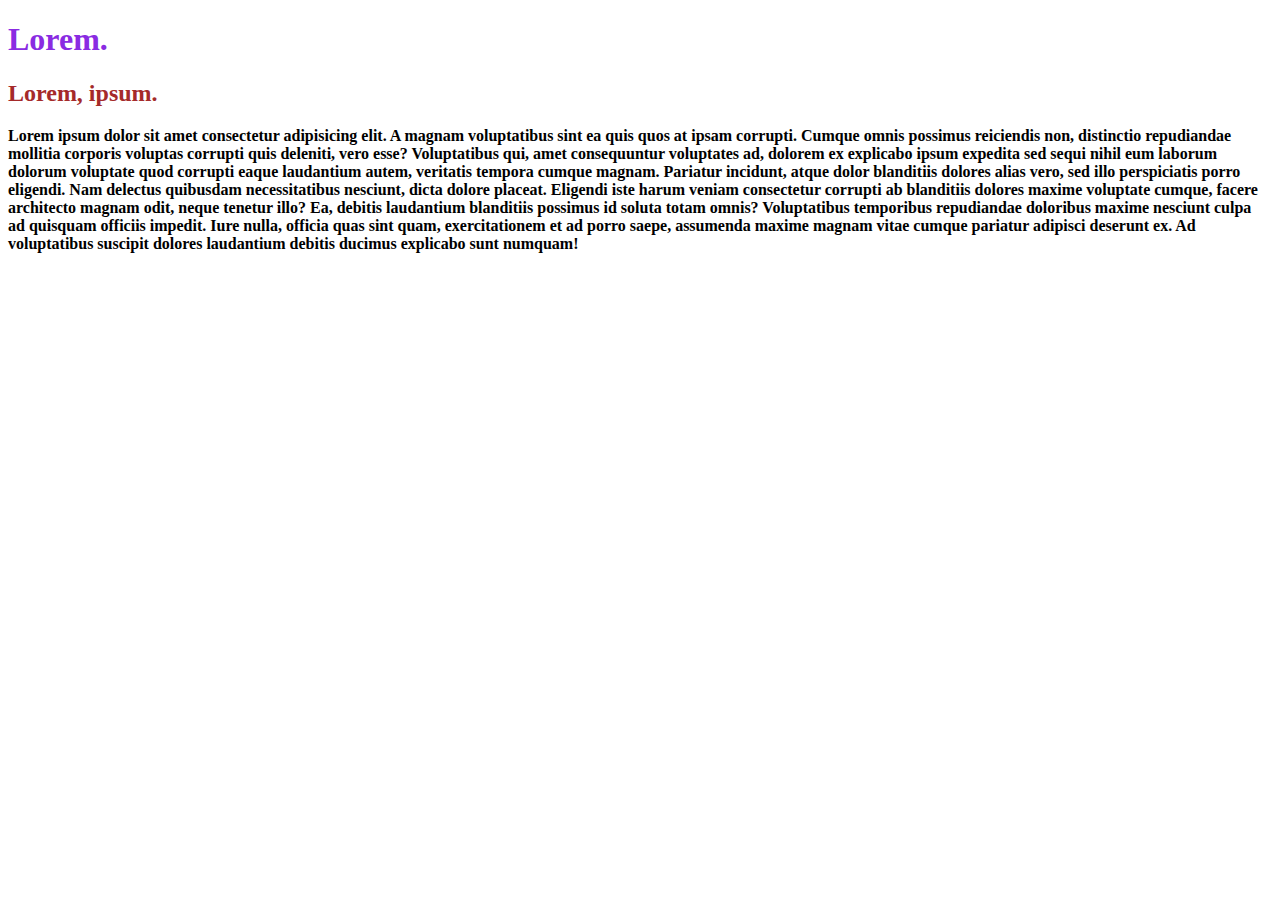
<file: 01_basics/index.html>
<!DOCTYPE html>
<html lang="en">
  <head>
    <meta charset="UTF-8" />
    <meta name="viewport" content="width=device-width, initial-scale=1.0" />
    <title>Document</title>
    <style>
      /* h2, p {
        color: brown;
      } this is one way of styling*/
      .browntext {
        color: brown;
      }
      /*
      this is the other way of styling in which we define a id with . and use it in class attribute of our element
      */
    </style>
    <link rel="stylesheet" href="style.css" />
  </head>
  <body>
    <h1 style="color: blueviolet">Lorem.</h1>
    <!--in-line css-->
    <h2 class="browntext">Lorem, ipsum.</h2>
    <p>
      Lorem ipsum dolor sit amet consectetur adipisicing elit. A magnam
      voluptatibus sint ea quis quos at ipsam corrupti. Cumque omnis possimus
      reiciendis non, distinctio repudiandae mollitia corporis voluptas corrupti
      quis deleniti, vero esse? Voluptatibus qui, amet consequuntur voluptates
      ad, dolorem ex explicabo ipsum expedita sed sequi nihil eum laborum
      dolorum voluptate quod corrupti eaque laudantium autem, veritatis tempora
      cumque magnam. Pariatur incidunt, atque dolor blanditiis dolores alias
      vero, sed illo perspiciatis porro eligendi. Nam delectus quibusdam
      necessitatibus nesciunt, dicta dolore placeat. Eligendi iste harum veniam
      consectetur corrupti ab blanditiis dolores maxime voluptate cumque, facere
      architecto magnam odit, neque tenetur illo? Ea, debitis laudantium
      blanditiis possimus id soluta totam omnis? Voluptatibus temporibus
      repudiandae doloribus maxime nesciunt culpa ad quisquam officiis impedit.
      Iure nulla, officia quas sint quam, exercitationem et ad porro saepe,
      assumenda maxime magnam vitae cumque pariatur adipisci deserunt ex. Ad
      voluptatibus suscipit dolores laudantium debitis ducimus explicabo sunt
      numquam!
    </p>
  </body>
</html>
</file>
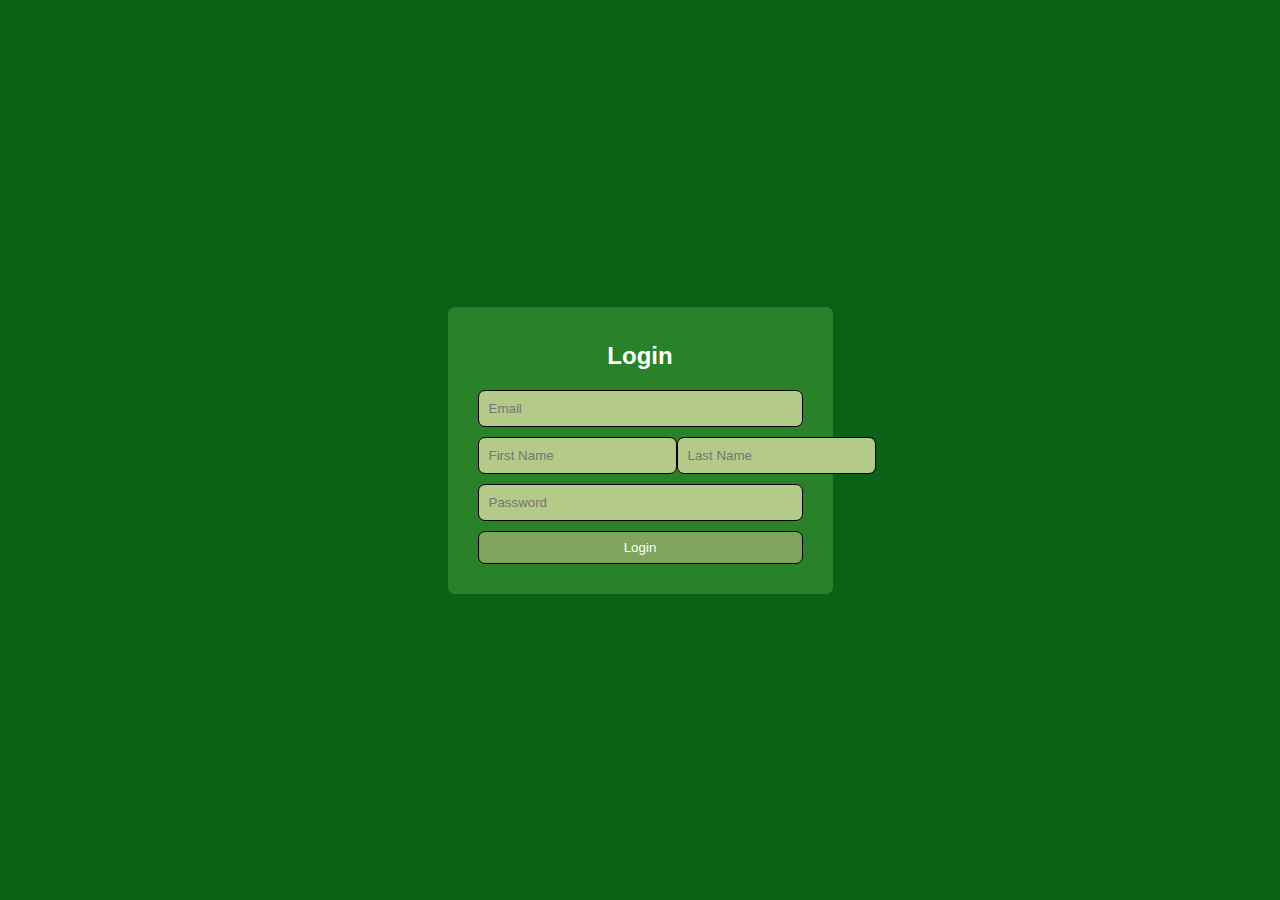
<file: 02_login_project/index.html>
<!DOCTYPE html>
<html lang="en">
  <head>
    <meta charset="UTF-8" />
    <meta name="viewport" content="width=device-width, initial-scale=1.0" />
    <title>Login Page</title>
    <style>
      body {
        font-family: Arial, Helvetica, sans-serif;
        background-color: #0b6116;
        margin: 0;
        padding: 0;
        height: 100vh; /* vh helps in giving height based on the screen we are viewing html on so when screen size increase of decrease it will give height automatically*/
        display: flex;
        justify-content: center;
        align-items: center;
      }
      .card {
        background-color: #298129;
        border-radius: 7px;
        padding: 30px; /* passing is like giving breathing space inside an element */
        width: 325px;
      }
      h2 {
        color: #ffffff;
        text-align: center;
        margin-bottom: 20px;
        margin-top: 5px;
      }
      form {
        display: flex;
        flex-direction: column; /* will align elements column wise */
      }
      input {
        margin-bottom: 10px;
        padding: 10px;
        border-radius: 7px;
        border: 1px solid black;
        background-color: #b4ca88;
      }
      button {
        background-color: #7fa45c;
        color: #fff;
        padding: 8px;
        border-radius: 7px;
        border: 1px solid black;
      }
      button:hover {
        background-color: #4a6f27;
      }
      .flexCard {
        width: 100%;
        display: flex;
        justify-content: space-between;
      }
    </style>
  </head>
  <body>
    <div class="card">
      <h2>Login</h2>
      <form>
        <input type="email" name="" id="" placeholder="Email" />
        <div class="flexCard">
            <input type="text" name="" id="" placeholder="First Name">
            <input type="text" name="" id="" placeholder="Last Name">
        </div>
        <input type="password" name="" id="" placeholder="Password" />
        <button type="submit">Login</button>
      </form>
    </div>
  </body>
</html>
</file>
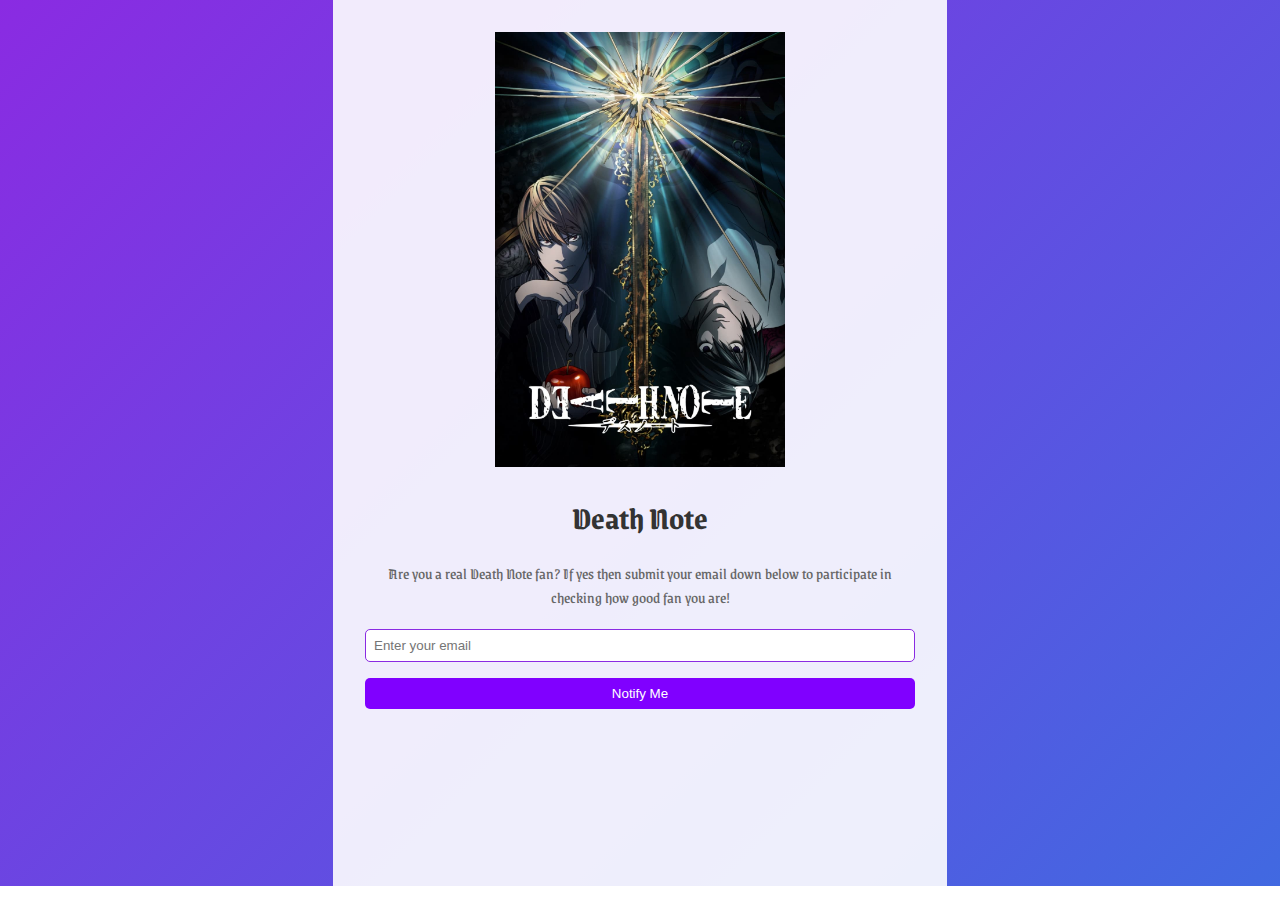
<file: 03_coming_soon/coming-soon-landing.html>
<!DOCTYPE html>
<html lang="en">
<head>
    <meta charset="UTF-8">
    <meta name="viewport" content="width=device-width, initial-scale=1.0">
    <title>Death Note Landing Page</title>
    <link rel="stylesheet" href="style.css">
</head>
<body>
    <div class="container">
        <div class="content">
            <img src="../images/image.png" class="logo" alt="aurora">
            <h1>Death Note</h1>
            <p>Are you a real Death Note fan? If yes then submit your email down below to participate in checking how good fan you are!</p>
            <form id="notify-form"> 
            <input type="email" placeholder="Enter your email" required>
            <button type="submit">Notify Me</button>
            </form>
        </div>
    </div>
</body>
</html>
</file>
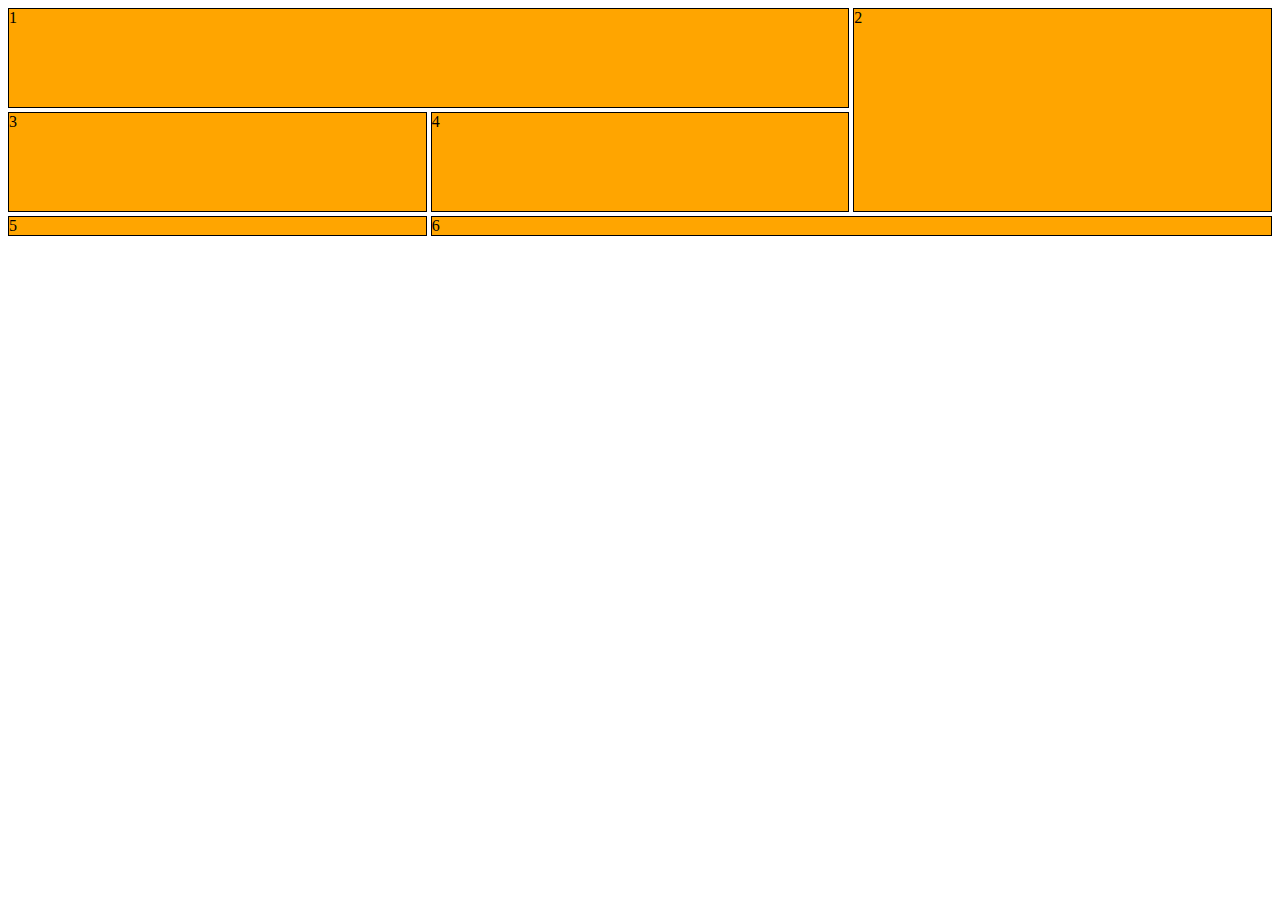
<file: 04_grid/gridBasics.html>
<!DOCTYPE html>
<html lang="en">
<head>
    <meta charset="UTF-8">
    <meta name="viewport" content="width=device-width, initial-scale=1.0">
    <title>Grid Introduction</title>
    <style>
        .grid-container {
            display: grid;
            /* grid-template-columns: 1fr 1fr 1fr;  divides the page in fraction values, so here we are printing all the elements in grid with equal fraction values, here we are defining only three elements in fraction values so only three elements will be handled in the same block or we can simply write below syntax */
            grid-template-columns: repeat(3, 1fr); /* here we are defining in repeat property the first parameter will be  */
            grid-template-rows: 100px 100px; /* provides height to each element based on value specified. so here the 100px value is the value for the first row and we provide any value to the second row then simply put the value as the second value to this property */
            gap: 4px; /* as name suggests, will provide gap around the elements adjacently */
        }
        .item {
            background-color: orange;
            border: 1px solid black;
        }
        .item1 {
            grid-column: 1/3; /* in grid-column property, we are defining the starting point at which that element will start up till that column at which the column will end, so here we are starting from column1 up till column3 */
            grid-row: 1/2; /* similar to grid-row property, we are defining the starting row at which element will start up till that row at which the row will end, so here we are starting from row1 upt till row2 */
        }

    .item2 {
        grid-column: 3/4;
        grid-row: 1/3;
    }
    .item6 {
        grid-column: 2/4;
    }
    </style>
</head>
<body>
    <div class="grid-container">
        <div class="item item1">1</div>
        <div class="item item2">2</div>
        <div class="item">3</div>
        <div class="item">4</div>
        <div class="item">5</div>
        <div class="item item6">6</div>
    </div>
</body>
</html>
</file>
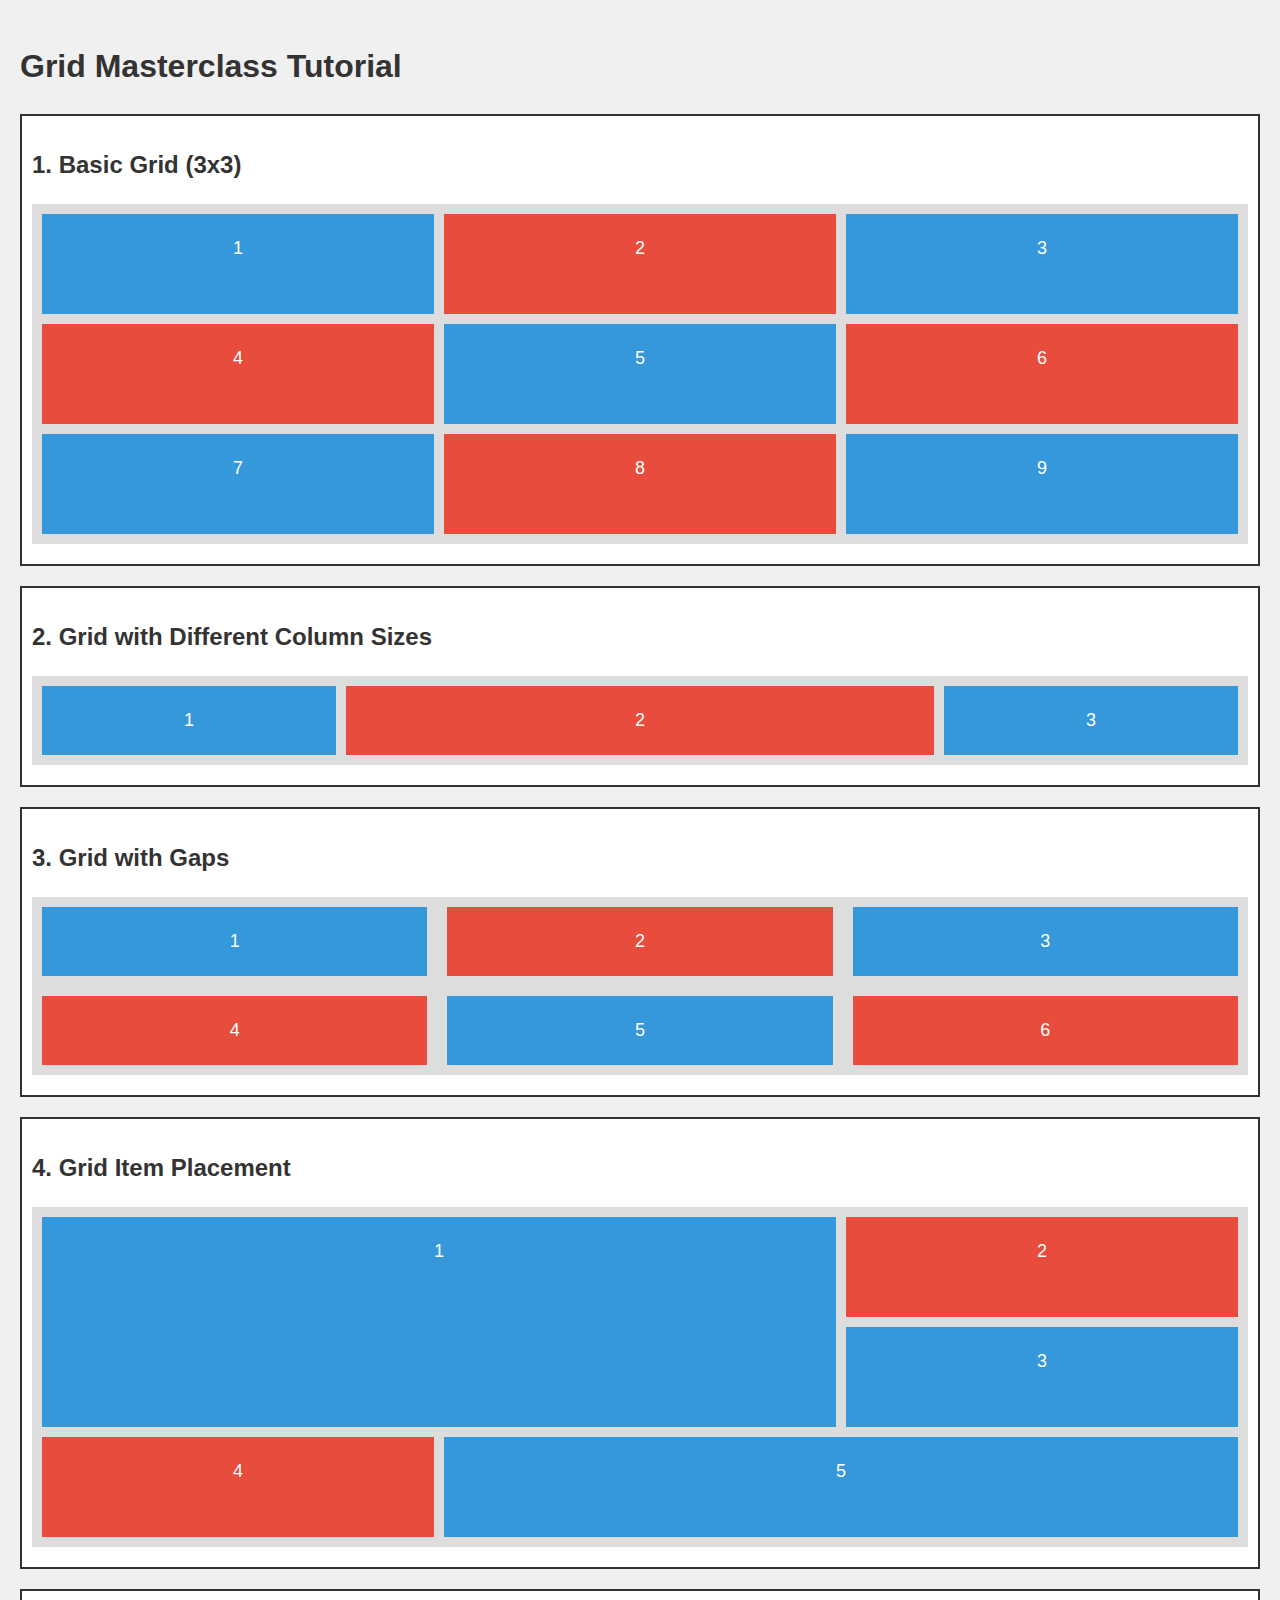
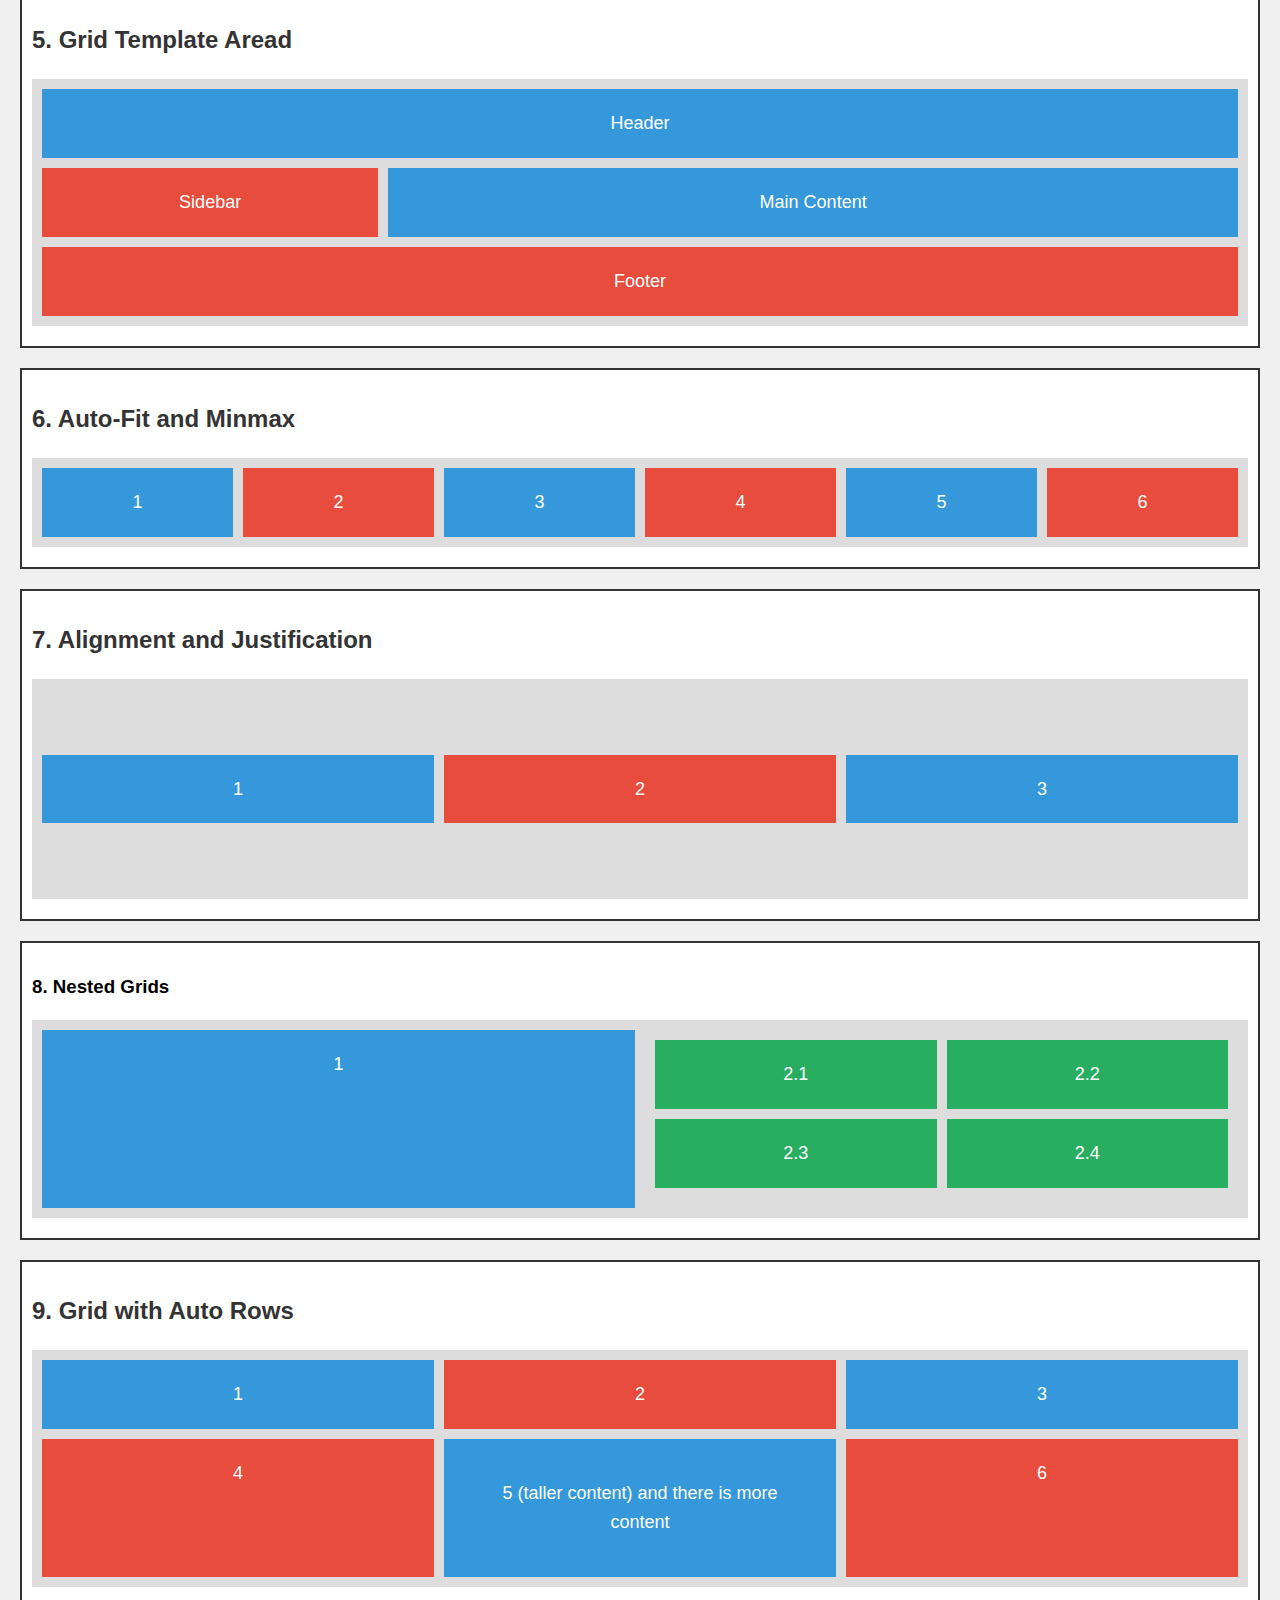
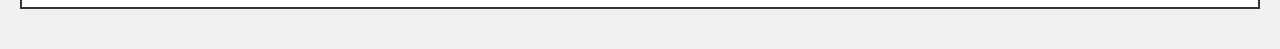
<file: 04_grid/gridMasterclass.html>
<!DOCTYPE html>
<html lang="en">
  <head>
    <meta charset="UTF-8" />
    <meta name="viewport" content="width=device-width, initial-scale=1.0" />
    <title>Grid Masterclass</title>
    <style>
      body {
        font-family: Arial, Helvetica, sans-serif;
        line-height: 1.6;
        margin: 0;
        padding: 20px;
        background-color: #f0f0f0;
      }
      h1,
      h2 {
        color: #333;
      }
      .container {
        background-color: #fff;
        border: 2px solid #333;
        margin-bottom: 20px;
        padding: 10px;
      }
      .grid-container {
        display: grid;
        gap: 10px;
        background-color: #ddd;
        padding: 10px;
        margin-bottom: 10px;
      }
      .box {
        background-color: #3498db;
        color: white;
        padding: 20px;
        font-size: 18px;
        text-align: center;
      }
      .box:nth-child(even) {
        background-color: #e74c3c;
      }
    </style>
  </head>
  <body>
    <h1>Grid Masterclass Tutorial</h1>
    <div class="container">
      <h2>1. Basic Grid (3x3)</h2>
      <div
        class="grid-container"
        style="
          grid-template-columns: repeat(3, 1fr);
          grid-template-rows: repeat(3, 100px);
        "
      >
        <div class="box">1</div>
        <div class="box">2</div>
        <div class="box">3</div>
        <div class="box">4</div>
        <div class="box">5</div>
        <div class="box">6</div>
        <div class="box">7</div>
        <div class="box">8</div>
        <div class="box">9</div>
      </div>
    </div>

    <div class="container">
      <h2>2. Grid with Different Column Sizes</h2>
      <div class="grid-container" style="grid-template-columns: 1fr 2fr 1fr">
        <div class="box">1</div>
        <div class="box">2</div>
        <div class="box">3</div>
      </div>
    </div>

    <div class="container">
      <h2>3. Grid with Gaps</h2>
      <div
        class="grid-container"
        style="grid-template-columns: repeat(3, 1fr); gap: 20px"
      >
        <div class="box">1</div>
        <div class="box">2</div>
        <div class="box">3</div>
        <div class="box">4</div>
        <div class="box">5</div>
        <div class="box">6</div>
      </div>
    </div>

    <div class="container">
      <h2>4. Grid Item Placement</h2>
      <div
        class="grid-container"
        style="
          grid-template-columns: repeat(3, 1fr);
          grid-template-rows: repeat(3, 100px);
        "
      >
        <div class="box" style="grid-column: 1/3; grid-row: 1/3">1</div>
        <div class="box">2</div>
        <div class="box">3</div>
        <div class="box">4</div>
        <div class="box" style="grid-column: 2/4">5</div>
      </div>
    </div>

    <!-- What is happening in this container is that we are using a header and a grid container just like above but in this one we are using grid-template-areas attrbute which actually accepts n parameters for n rows basically. In all these rows there are n parameters for n columns. These n values can accept the following values: header, sidebar, main and footer. So this attribute underdstands these values and puts those according to what we have entitled valued element individually in following elements below it. Just mention one of the four values in the elements grid-area attribute and grid-template-areas will calculate it accordingly. -->
    <div class="container">
      <h2>5. Grid Template Aread</h2>
      <div
        class="grid-container"
        style="
          grid-template-areas: 'header header header header' 'sidebar main main main' 'footer footer footer footer';
        "
      >
        <div class="box" style="grid-area: header">Header</div>
        <div class="box" style="grid-area: sidebar">Sidebar</div>
        <div class="box" style="grid-area: main">Main Content</div>
        <div class="box" style="grid-area: footer">Footer</div>
      </div>
    </div>

    <!--In this container we are using grid-template-columns: repeat() attribute but in this attributes value we can further pass in-built values like auto-fit which automatically gits the elements in our grid and minmax() contains two values in which the first parameter is the size of the element required and the second parameter is the fraction autofit and minmax function works on the basis and resolution and resolves distortion of styling just like flex-wrap attribute-->
    <div class="container">
      <h2>6. Auto-Fit and Minmax</h2>
      <div
        class="grid-container"
        style="grid-template-columns: repeat(auto-fit, minmax(100px, 1fr))"
      >
        <div class="box">1</div>
        <div class="box">2</div>
        <div class="box">3</div>
        <div class="box">4</div>
        <div class="box">5</div>
        <div class="box">6</div>
      </div>
    </div>

    <div class="container">
      <h2>7. Alignment and Justification</h2>
      <div
        class="grid-container"
        style="
          grid-template-columns: repeat(3, 1fr);
          height: 200px;
          align-items: center;
        "
      >
        <div class="box">1</div>
        <div class="box">2</div>
        <div class="box">3</div>
      </div>
    </div>

    <div class="container">
      <h3>8. Nested Grids</h3>
      <div class="grid-container" style="grid-template-columns: 1fr 1fr">
        <div class="box">1</div>
        <div class="grid-container" style="grid-template-columns: 1fr 1fr">
          <div class="box" style="background-color: #27ae60">2.1</div>
          <div class="box" style="background-color: #27ae60">2.2</div>
          <div class="box" style="background-color: #27ae60">2.3</div>
          <div class="box" style="background-color: #27ae60">2.4</div>
        </div>
      </div>
    </div>

    <div class="container">
      <h2>9. Grid with Auto Rows</h2>
      <div class="grid-container" style="grid-template-columns: repeat(3, 1fr)">
        <div class="box">1</div>
        <div class="box">2</div>
        <div class="box">3</div>
        <div class="box">4</div>
        <div class="box" style="padding: 40px">
          5 (taller content) and there is more content
        </div>
        <div class="box">6</div>
      </div>
    </div>
  </body>
</html>
</file>
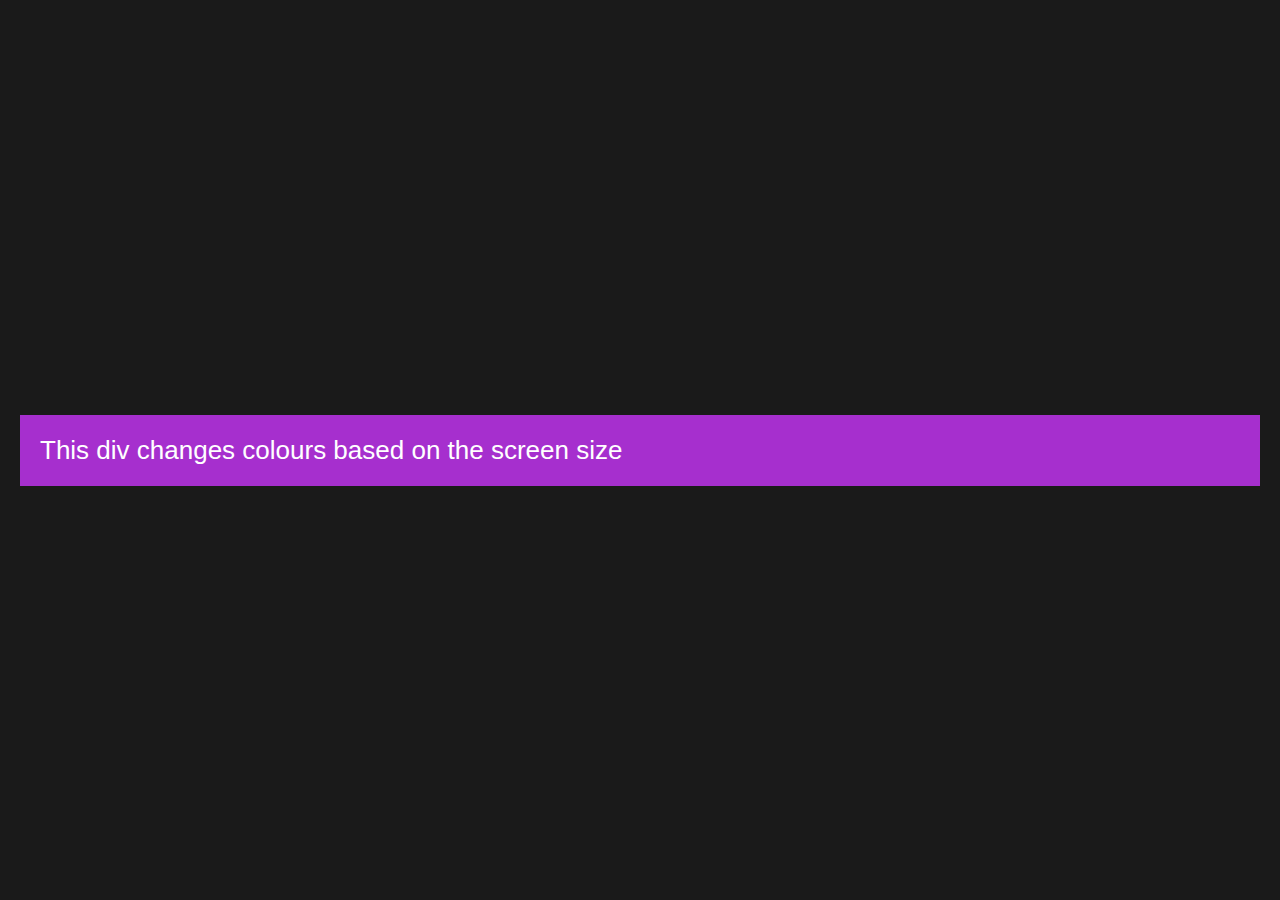
<file: 05_responsive/breakpoint.html>
<!DOCTYPE html>
<html lang="en">
  <head>
    <meta charset="UTF-8" />
    <meta name="viewport" content="width=device-width, initial-scale=1.0" />
    <title>Responsive Design</title>
    <style>
      body {
        margin: 0;
        padding: 0;
        font-family: Arial, Helvetica, sans-serif;
        display: flex;
        justify-content: center;
        align-items: center;
        height: 100vh;
        background-color: #1a1a1a;
      }
      .responsive-div {
        width: 100%;
        max-width: 1200px; /* It tells that the content will have this much maximum width */
        padding: 20px;
        color: #fff;
        font-size: 26px;
        background-color: #a62fce;
      }

      /* For responsiveness of our html we use annotations to tell our html that should our css work */
      @media (max-width: 600px) {
        /* telling html to use this css when the max-width of our screen resolution is 600px mostly for the cases of mobile phones */
        body {
          align-items: flex-start;
        }
        .responsive-div {
          background-color: #3498db;
        }
      }
      @media (min-width: 601px) and (max-width: 1024px) {
        /* We can also pass the range for which we want our media css to work, once this range is crossed, the control goes back to the original css. The priority is always given to media css */
        body {
          align-items: center;
        }
        .responsive-div {
          background-color: #e74c3c;
        }
      }
    </style>
  </head>
  <body>
    <div class="responsive-div">
      This div changes colours based on the screen size
    </div>
  </body>
</html>
</file>
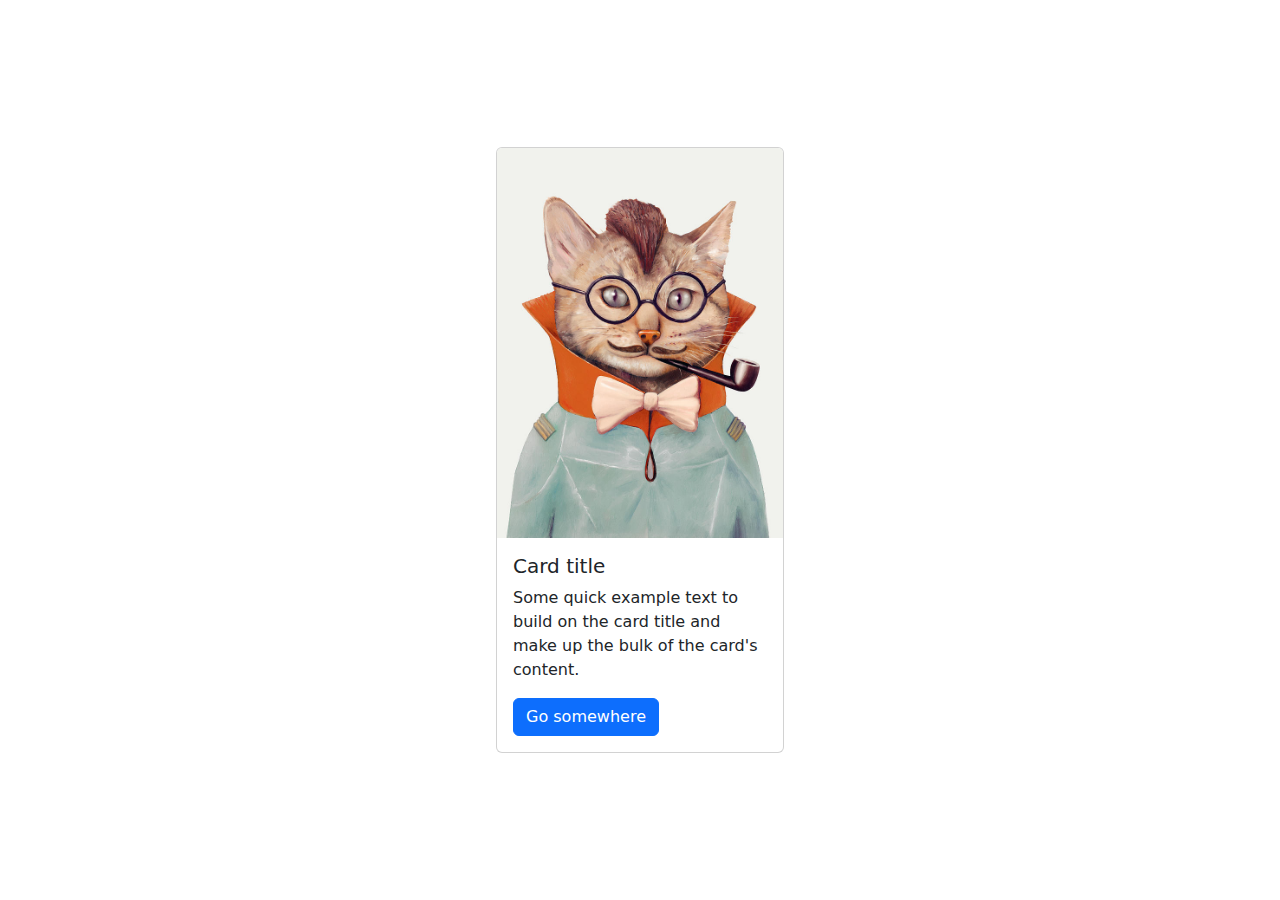
<file: 06_bootstrap/bootstrap.html>
<!DOCTYPE html>
<html lang="en">
  <head>
    <meta charset="UTF-8" />
    <meta name="viewport" content="width=device-width, initial-scale=1.0" />
    <title>Document</title>
    <style>
      body {
        background-color: #1a1a1a;
        height: 100vh;
        display: flex;
        justify-content: center;
        align-items: center;
      }
    </style>
    <link
      rel="stylesheet"
      href="https://cdn.jsdelivr.net/npm/bootstrap@5.3.3/dist/css/bootstrap.min.css"
    />
  </head>
  <body>
    <div class="content">
      <div class="card" style="width: 18rem">
        <img
          class="card-img-top"
          src="../images/eclectic-cat-animal-crew.jpg"
          alt="Card image cap"
        />
        <div class="card-body">
          <h5 class="card-title">Card title</h5>
          <p class="card-text">
            Some quick example text to build on the card title and make up the
            bulk of the card's content.
          </p>
          <a href="#" class="btn btn-primary">Go somewhere</a>
        </div>
      </div>
    </div>
  </body>
</html>
</file>
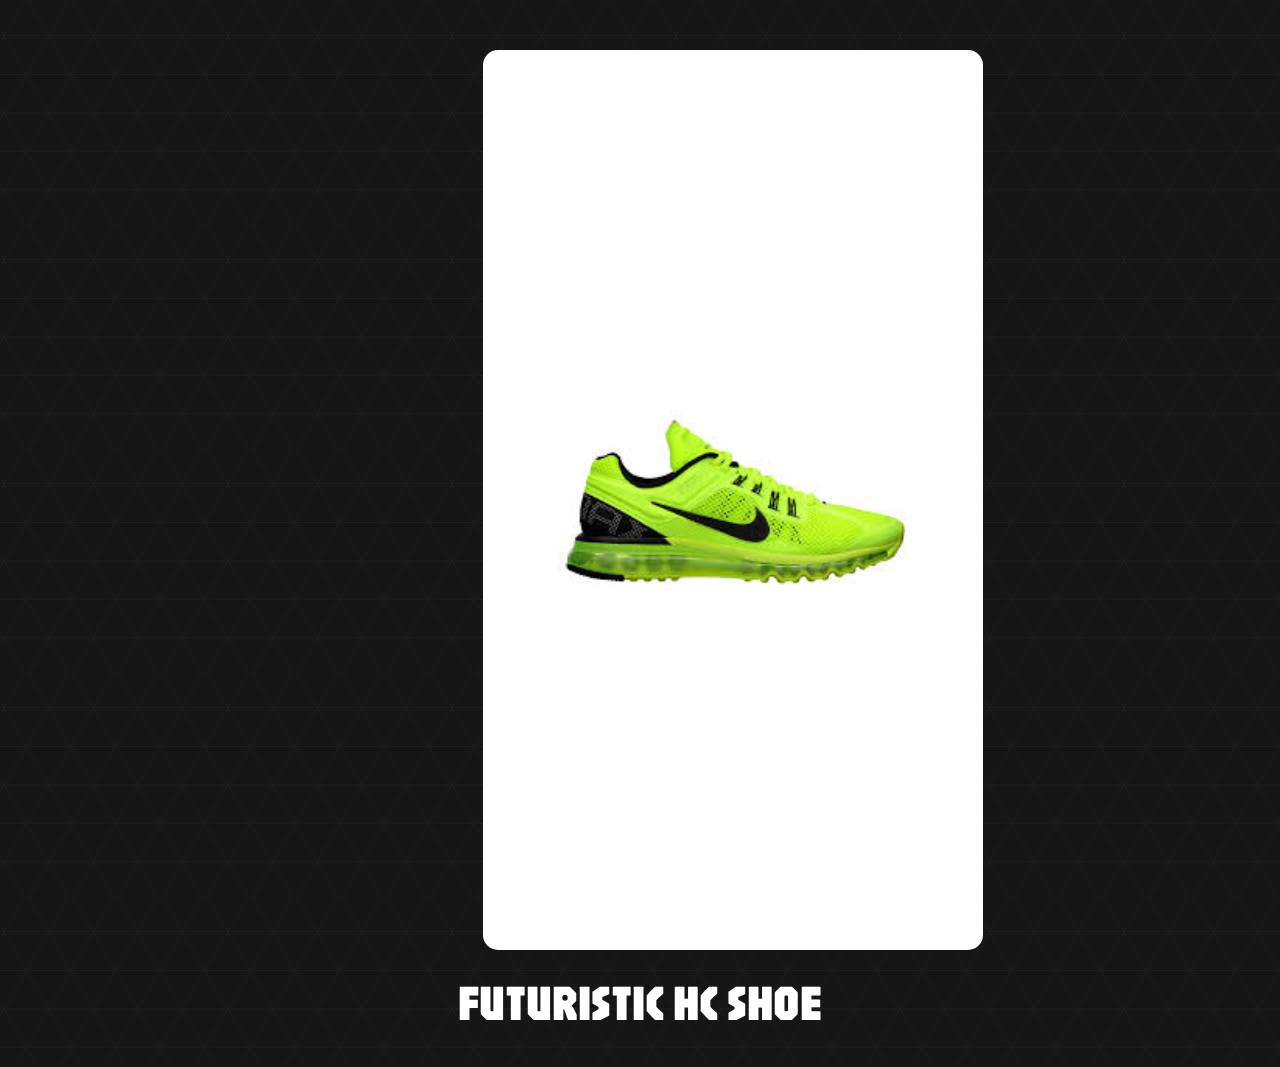
<file: assignment/assignment1.html>
<!DOCTYPE html>
<html lang="en">
  <head>
    <meta charset="UTF-8" />
    <meta name="viewport" content="width=device-width, initial-scale=1.0" />
    <title>Shopping Cart</title>
    <style>
      @import url("https://fonts.googleapis.com/css2?family=Grenze+Gotisch:wght@100..900&family=Jaro:opsz@6..72&display=swap");
      body {
        background-image: url("image.png");
      }
      .container {
        background-color: #fff;
        display: flex;
        justify-content: center;
        align-items: center;
        height: 100vh;
        border-radius: 15px;
        margin: 50px 475px;
        width: 500px;
      }
      .inside-containter {
        box-shadow: 0px 10px;
      }
      .shoe-image {
        width: 350px;
        align-items: flex-end;
        padding: 100px;
      }
      h1 {
        font-family: "Jaro", sans-serif;
        color: #fff;
        margin-top: -30px;
        display: flex;
        justify-content: center;
        align-items: center;
        font-size: 50px;
      }
    </style>
  </head>
  <body>
    <div class="container">
      <div class="inside-container">
        <img src="image copy.png" alt="" class="shoe-image" />
      </div>
    </div>
    <h1>FUTURISTIC HC SHOE</h1>
  </body>
</html>
</file>
<file: 01_basics/style.css>
p {
  font-weight: bold;
}

/*
this is the third way of styling or using css
*/

/*
In this section we will discuss about selectors: 
1.Universal Selector

* {
  margin: 0;
  padding: 0;
  box-sizing: border-box;
}

This selector is basically styling the whole DOM

2. Type Selectors

p {
  font-size: 16px;
  margin: 10px 20px 10px 20px; // all the parameters of this attribute basically start and end in clockwise direction so first is top then right then botton and then left
  padding: 1px 2px 3px 4px; 
}

This selector is styling each and every element specified

3. Class Selectors

.highlight {
  background-color: #fff
}

<div class="highlight">
  <p>This text has some background colour</p>
</div>

This selector is styling any element by mentioning class name

4. Id Selector

#header {
  background-color: #2ac333;
}

<div id="header">
  <p>This text has some background colour</p>
</div>

Just like class selector this selector is also used for styling any element by mentioning name of selector in id attribute

5. Attribute Selector

input[type="text"] {
  border: 2px solid #21a2c9;
}

This selector is styling particular attribute of an element only

6. Descendant Selector 

article p {
  font-style: italic;
  background-color: #1a1a1a;
  color: #fff;
  padding: 10px;
}

This selector is styling only the descendants of an element which are element itself.
Note: Try to read the descendants from right to left like above we can read it as all the p tags in article tags

7. Child Selector

ul > li {
  list-style-type: square;
  background-color: orange;
}

This selector is used for styling only the childs not descendants of an element

8. Adjacent Sibling Selector

h1 + p {
  font-weight: bold;
}

This selector is used for styling only the adjance sibling elements.

9. Psuedo-class Selector

a:hover {
  background-color: #48f393;
  text-decoration: none;
  color: #1a1a1a;
  padding: 10px;
  margin: 4px;
}

This selector is used for styling only when we want to apply some property of an element.

10. Grouping Selector

h1, h2, h3 {
  color: orange;
  
}

This selector is used for selecting multiple elements by seperating them with comma.
*/
</file>
<file: 03_coming_soon/style.css>
@import url('https://fonts.googleapis.com/css2?family=Grenze+Gotisch:wght@100..900&display=swap');

body {
    margin: 0;
    padding: 0;
    font-family: "Grenze Gotisch", serif;
    height: 100%;
}

.container {
    background: linear-gradient(135deg, #8a2be2, #4169e1);
    display: flex;
    justify-content: center;
    align-items: center;
    height: 100%;
}

.content {
    text-align: center;
    background-color: rgba(255, 255, 255, 0.9);
    padding: 2rem;
    max-width: 550px;
    height: 91.3vh;
}

.logo {
    width: 290px;
    object-fit: contain;
}

h1 {
    color: #333;
    margin-bottom: 20px;
}

p {
    color: #666;
    margin-bottom: 20px;
}

form {
    display: flex;
    flex-direction: column;
}

input[type="email"] {
    padding: 0.5rem;
    border-radius: 5px;
    border: 1px solid #8a2be2;
    margin-bottom: 1rem;
}

button {
    padding: 0.5rem;
    background-color: #8000ff;
    color: #fff;
    border: none;
    border-radius: 5px;
    cursor: pointer;
    transition: background-color 0.5s ease-in-out;
}

button:hover {
    background-color: #a147fb;
}

/*

How flexbox works?

1. flex-direction: column -> aligns items in column manner order wise
   flex-direction: column-reverse -> reverses the order which was displayed by flex-direction: column property
2. justify-content: flex-end -> moves all the items to the end of the block where we are printing the element
   justify-content: center -> moves all the items in the middle of the block where are are printing the element
   justify-content: space-around -> displays all the items in a block with spaces in every direction for all the elements in the block on which it is used
   justify-content: space-between -> displays all the items in a block with spaces in between only for all the elements in the block on which it is used
3. align-items: center -> moves all the elements to the center of the container in which it is used
   align-items: end -> moves all the elements to the end(like bottom) of the container in which it is used
   align-items: start -> moves all the elements to the start(like top) of the container in which it is used
   align-items: baseline -> similar to align-items: start but mostly top
4. flex-wrap: wrap -> based on the resolution of the device this wraps all the elements within the container in such a way that elements are not displayed in distorted manner without breaking any css.
   flex-wrap: wrap height: auto -> this adds some height or removes unnecessary spaces between the elements in the container.
5. align-content: space-around -> aligns all the items in the container and adds space all around each element such that it doesn't break the styling
6. order -> suppose we want to explicitly change the order of the elements so we can provide in line css to each item or provide by id property to each element and change the order from 1 to n where n is the total elements in the container
7. flex-grow: n -> suppose we want elements to have sizes added to them in one direction then we can provide some numeric value to this property to grow it but all this distribution is done in such a way that all the elements are present in one block
8. align-self: center, flex-end, flex-start, stretch ; height: auto-> works like align-items but for individual element

*/
</file>
